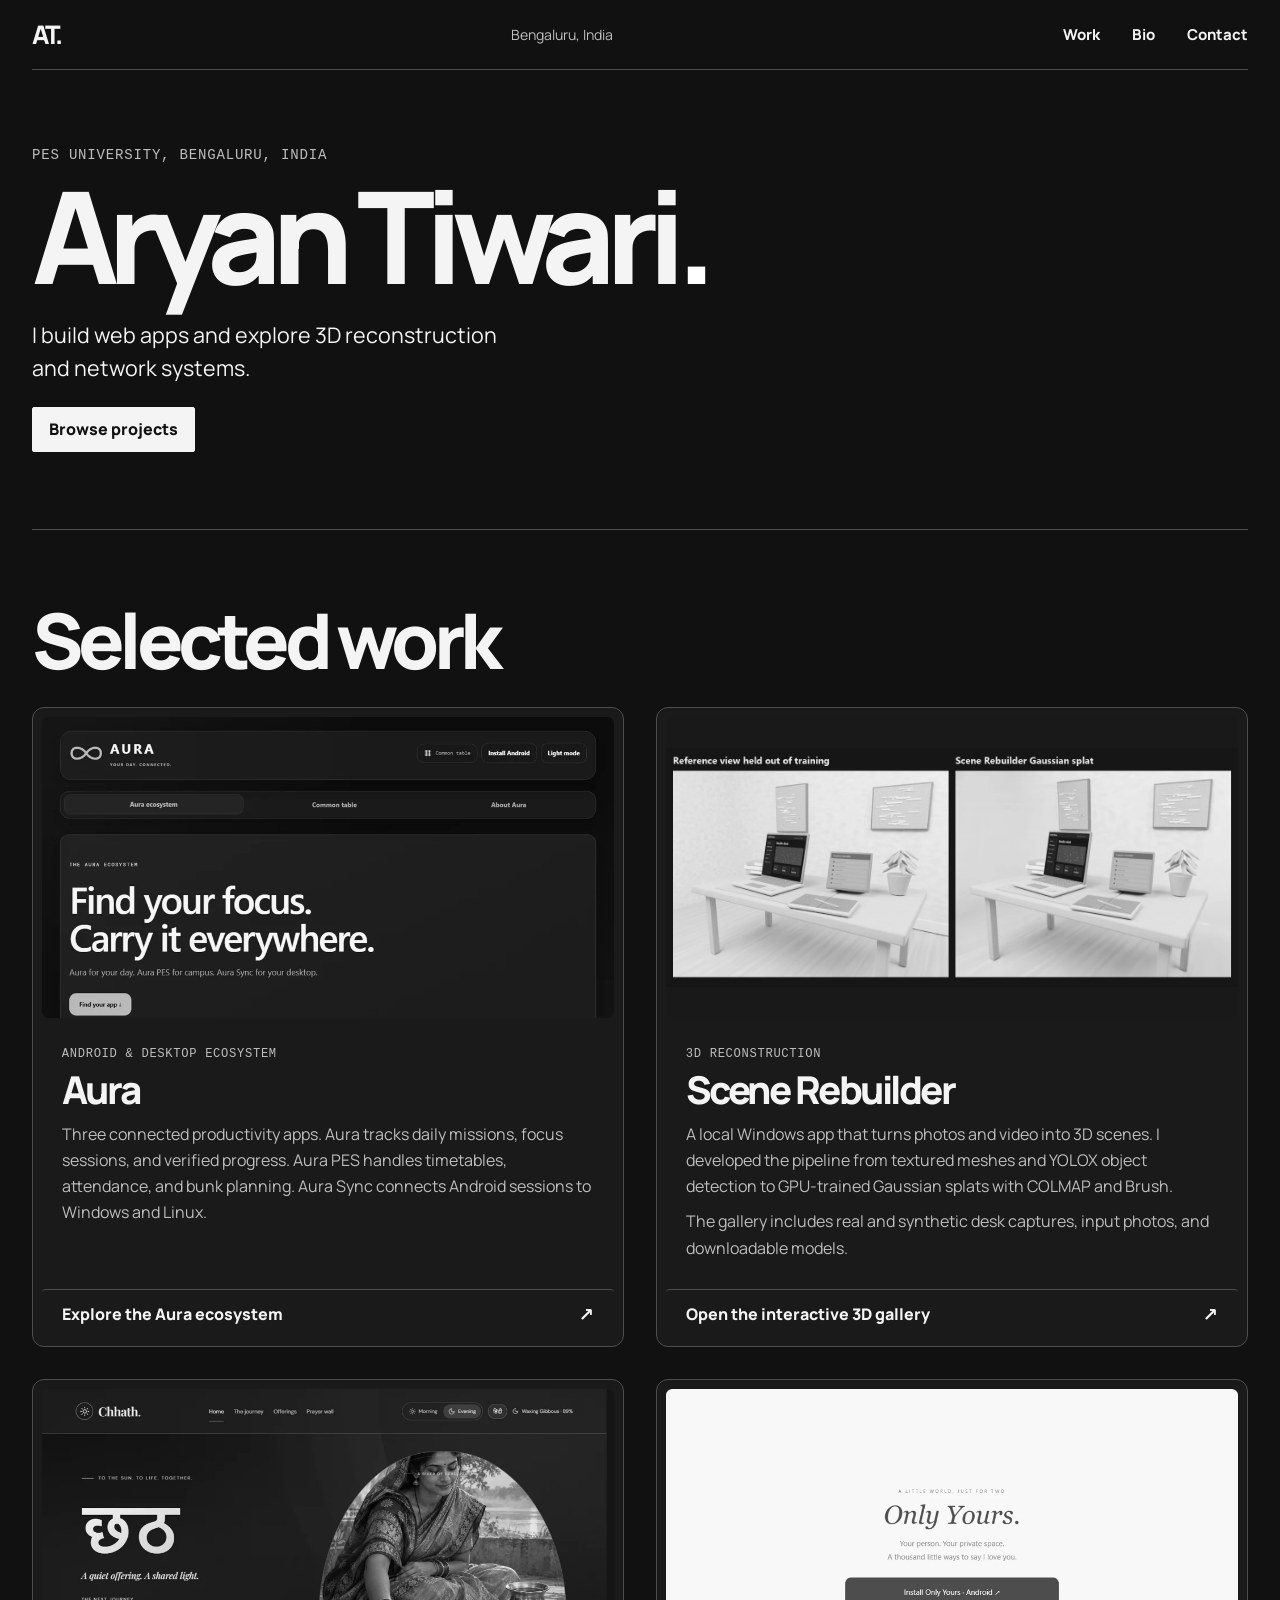
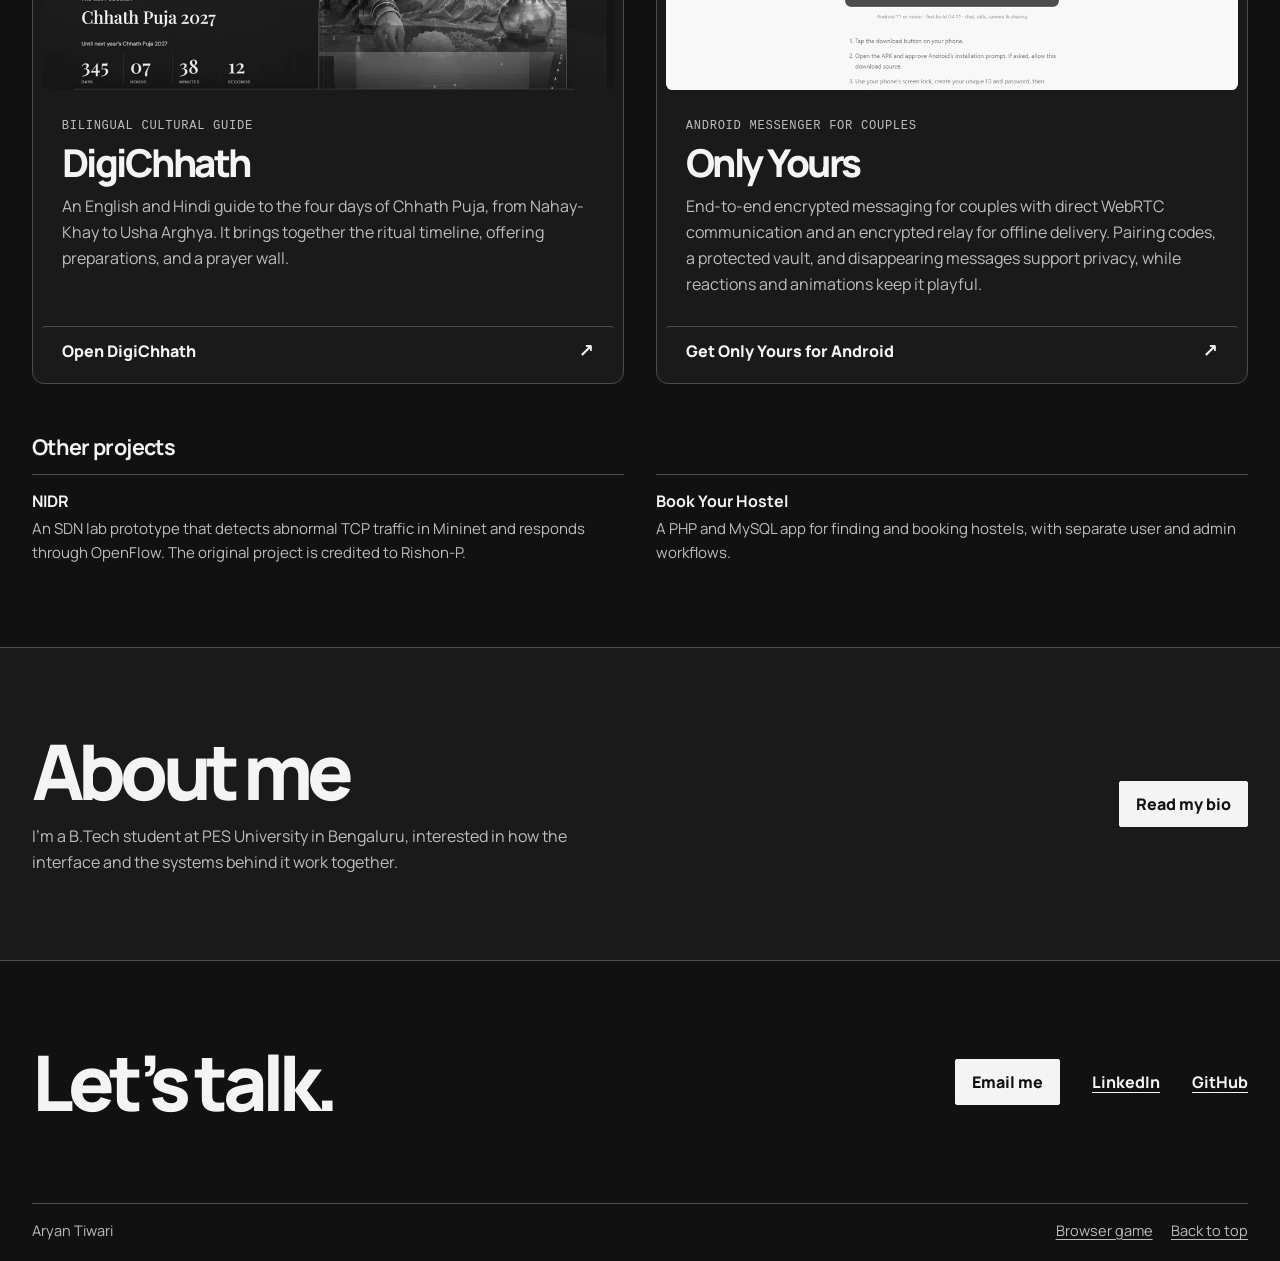
<file: index.html>
<!doctype html>
<html lang="en">
<head>
  <meta charset="utf-8">
  <meta name="viewport" content="width=device-width, initial-scale=1">
  <meta name="description" content="Aryan Tiwari’s portfolio of web apps, 3D reconstruction, and network systems.">
  <meta name="theme-color" content="#111111">
  <title>Aryan Tiwari · Developer Portfolio</title>
  <script src="theme.js"></script>
  <link rel="stylesheet" href="styles.css?v=homepage-intro">
</head>
<body id="top">
  <a class="skip" href="#main">Skip to content</a>
  <header class="shell topbar">
    <a class="identity" href="#top" aria-label="Aryan Tiwari, home">AT<span>.</span></a>
    <span class="location">Bengaluru, India</span>
    <nav aria-label="Main navigation"><a href="#work">Work</a><a href="bio.html">Bio</a><a href="#contact">Contact</a></nav>
  </header>
  <main id="main">
    <section class="shell hero" aria-labelledby="hero-title">
      <p class="meta">PES University, Bengaluru, India</p>
      <h1 id="hero-title">Aryan Tiwari<span>.</span></h1>
      <p class="intro">I build web apps and explore 3D reconstruction and network systems.</p>
      <a class="action" href="#work">Browse projects</a>
    </section>

    <section class="shell work" id="work" aria-labelledby="work-title">
      <div class="section-head"><h2 id="work-title">Selected work</h2></div>
      <div class="project-grid">
        <article class="project-card">
          <div class="project-media"><img src="assets/work-aura.webp" alt="Aura’s ecosystem website with Android, desktop, and campus apps" width="1008" height="630" loading="lazy" decoding="async"></div>
          <div class="project-content">
            <p class="meta project-category">Android &amp; desktop ecosystem</p>
            <h3 class="project-title">Aura</h3>
            <p>Three connected productivity apps. Aura tracks daily missions, focus sessions, and verified progress. Aura PES handles timetables, attendance, and bunk planning. Aura Sync connects Android sessions to Windows and Linux.</p>
          </div>
          <a class="project-link" href="https://aura-day-tracker.vercel.app/">Explore the Aura ecosystem <span aria-hidden="true">↗</span></a>
        </article>
        <article class="project-card">
          <div class="project-media project-media-comparison"><img src="assets/work-scene.webp" alt="A reference photo of a desk beside its Gaussian splat reconstruction" width="1328" height="556" loading="lazy" decoding="async"></div>
          <div class="project-content">
            <p class="meta project-category">3D reconstruction</p>
            <h3 class="project-title">Scene Rebuilder</h3>
            <p>A local Windows app that turns photos and video into 3D scenes. I developed the pipeline from textured meshes and YOLOX object detection to GPU-trained Gaussian splats with COLMAP and Brush.</p>
            <p>The gallery includes real and synthetic desk captures, input photos, and downloadable models.</p>
          </div>
          <a class="project-link" href="https://aryansdream.github.io/scene-rebuilder/">Open the interactive 3D gallery <span aria-hidden="true">↗</span></a>
        </article>
        <article class="project-card">
          <div class="project-media"><img src="assets/work-digichhath.webp" alt="DigiChhath homepage with an image of the festival and a countdown" width="1008" height="630" loading="lazy" decoding="async"></div>
          <div class="project-content">
            <p class="meta project-category">Bilingual cultural guide</p>
            <h3 class="project-title">DigiChhath</h3>
            <p>An English and Hindi guide to the four days of Chhath Puja, from Nahay-Khay to Usha Arghya. It brings together the ritual timeline, offering preparations, and a prayer wall.</p>
          </div>
          <a class="project-link" href="https://digichhath.vercel.app/">Open DigiChhath <span aria-hidden="true">↗</span></a>
        </article>
        <article class="project-card">
          <div class="project-media"><img src="assets/work-only-yours.webp" alt="Only Yours landing page with its Android install button" width="1008" height="630" loading="lazy" decoding="async"></div>
          <div class="project-content">
            <p class="meta project-category">Android messenger for couples</p>
            <h3 class="project-title">Only Yours</h3>
            <p>End-to-end encrypted messaging for couples with direct WebRTC communication and an encrypted relay for offline delivery. Pairing codes, a protected vault, and disappearing messages support privacy, while reactions and animations keep it playful.</p>
          </div>
          <a class="project-link" href="https://only-yours-app-private.vercel.app/install">Get Only Yours for Android <span aria-hidden="true">↗</span></a>
        </article>
      </div>
      <section class="more-work" aria-labelledby="more-work-title">
        <h3 id="more-work-title">Other projects</h3>
        <div class="more">
          <article><h4>NIDR</h4><p>An SDN lab prototype that detects abnormal TCP traffic in Mininet and responds through OpenFlow. The original project is credited to Rishon-P.</p></article>
          <article><h4>Book Your Hostel</h4><p>A PHP and MySQL app for finding and booking hostels, with separate user and admin workflows.</p></article>
        </div>
      </section>
    </section>

    <section class="about" id="about" aria-labelledby="about-title">
      <div class="shell about-teaser">
        <div><h2 id="about-title">About me</h2><p>I’m a B.Tech student at PES University in Bengaluru, interested in how the interface and the systems behind it work together.</p></div>
        <a class="action" href="bio.html">Read my bio</a>
      </div>
    </section>

    <section class="shell contact" id="contact" aria-labelledby="contact-title">
      <h2 id="contact-title">Let’s talk.</h2>
      <div class="contact-links"><a class="action" href="mailto:aryantiwari90605@gmail.com">Email me</a><a href="https://www.linkedin.com/in/aryan-tiwari-884906281/">LinkedIn</a><a href="https://github.com/aryansdream">GitHub</a></div>
    </section>
  </main>
  <footer class="shell footer"><span>Aryan Tiwari</span><div><a href="game.html">Browser game</a><a href="#top">Back to top</a></div></footer>
</body>
</html>
</file>
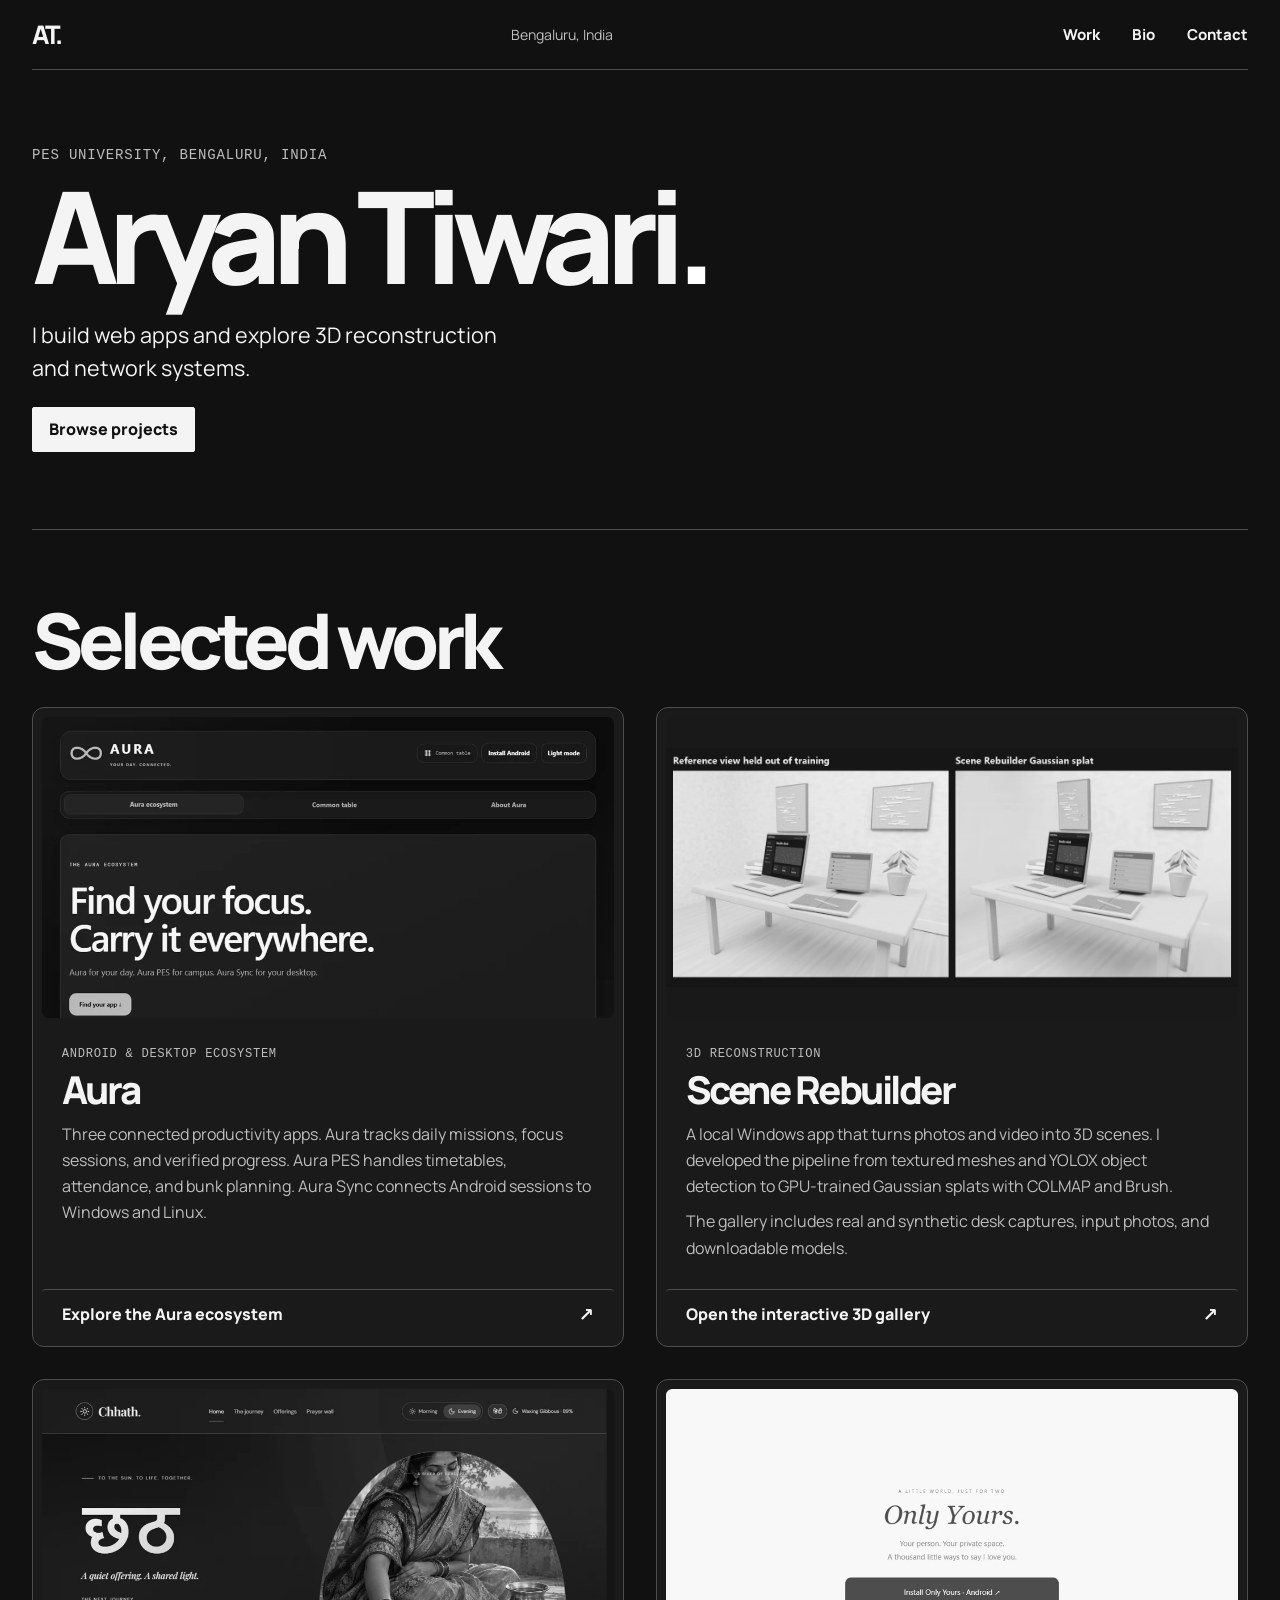
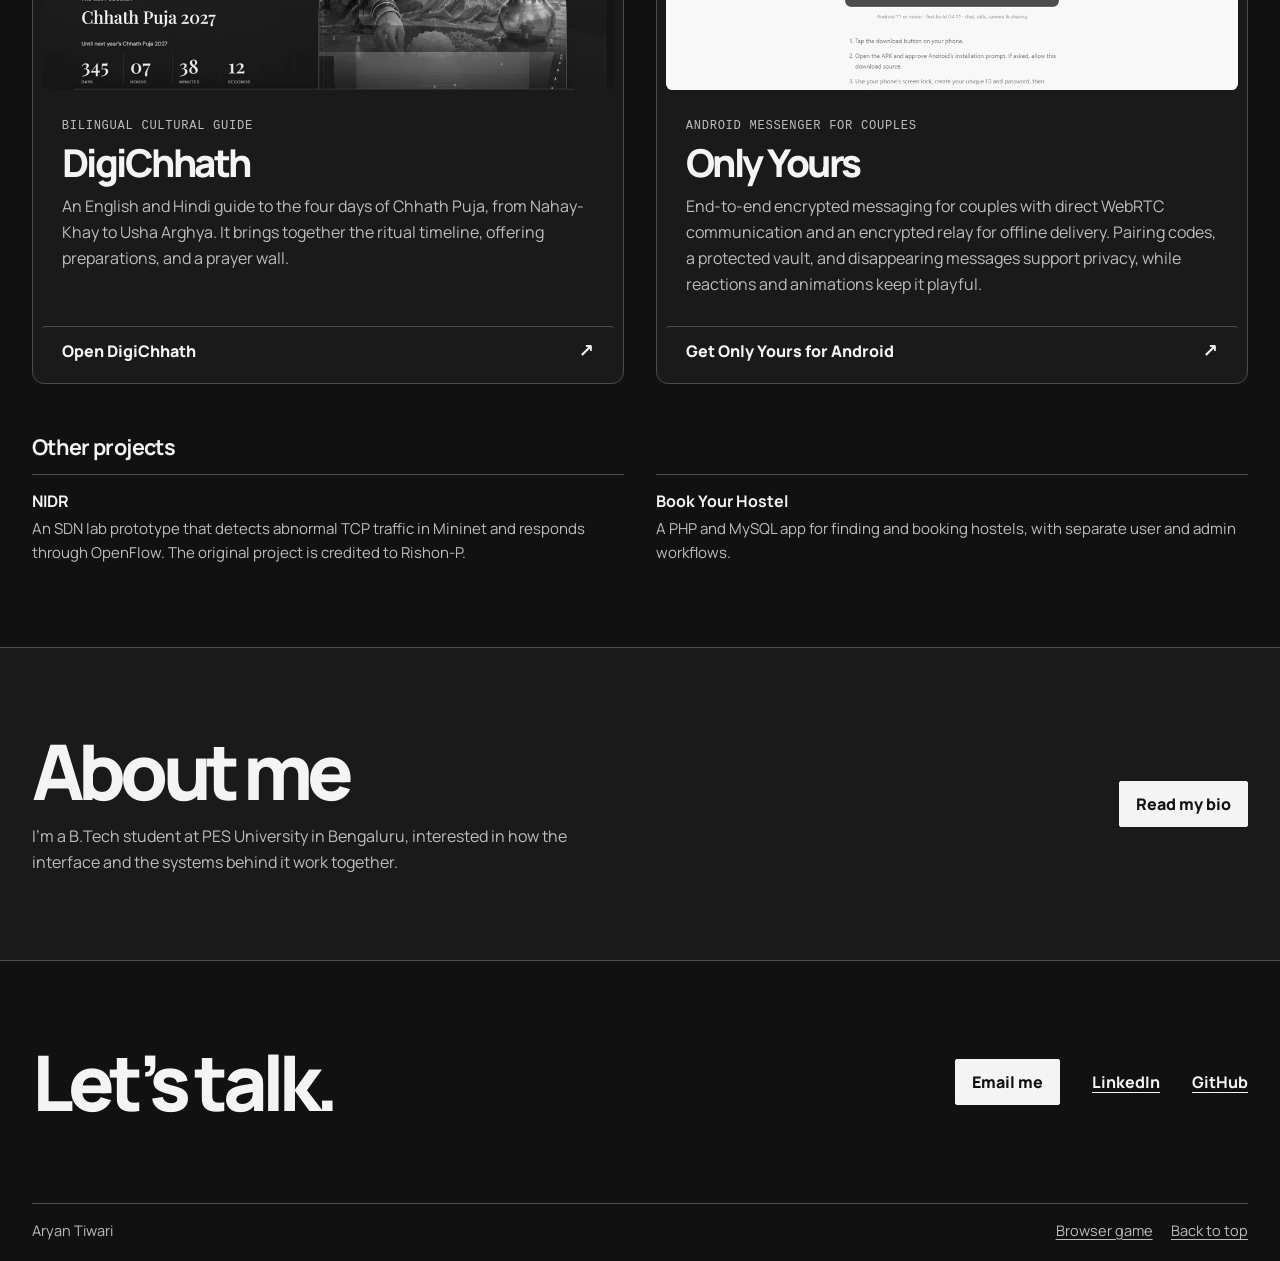
<file: welcome-site/index.html>
<!doctype html>
<html lang="en">
<head>
  <meta charset="utf-8">
  <title>Portfolio moved · Aryan Tiwari</title>
  <link rel="canonical" href="https://aryansdream.github.io/">
  <script>location.replace('/' + location.search + location.hash);</script>
  <meta http-equiv="refresh" content="0; url=/">
</head>
<body>
  <p>Aryan Tiwari’s portfolio has moved. <a href="/">Continue to the new address</a>.</p>
</body>
</html>
</file>
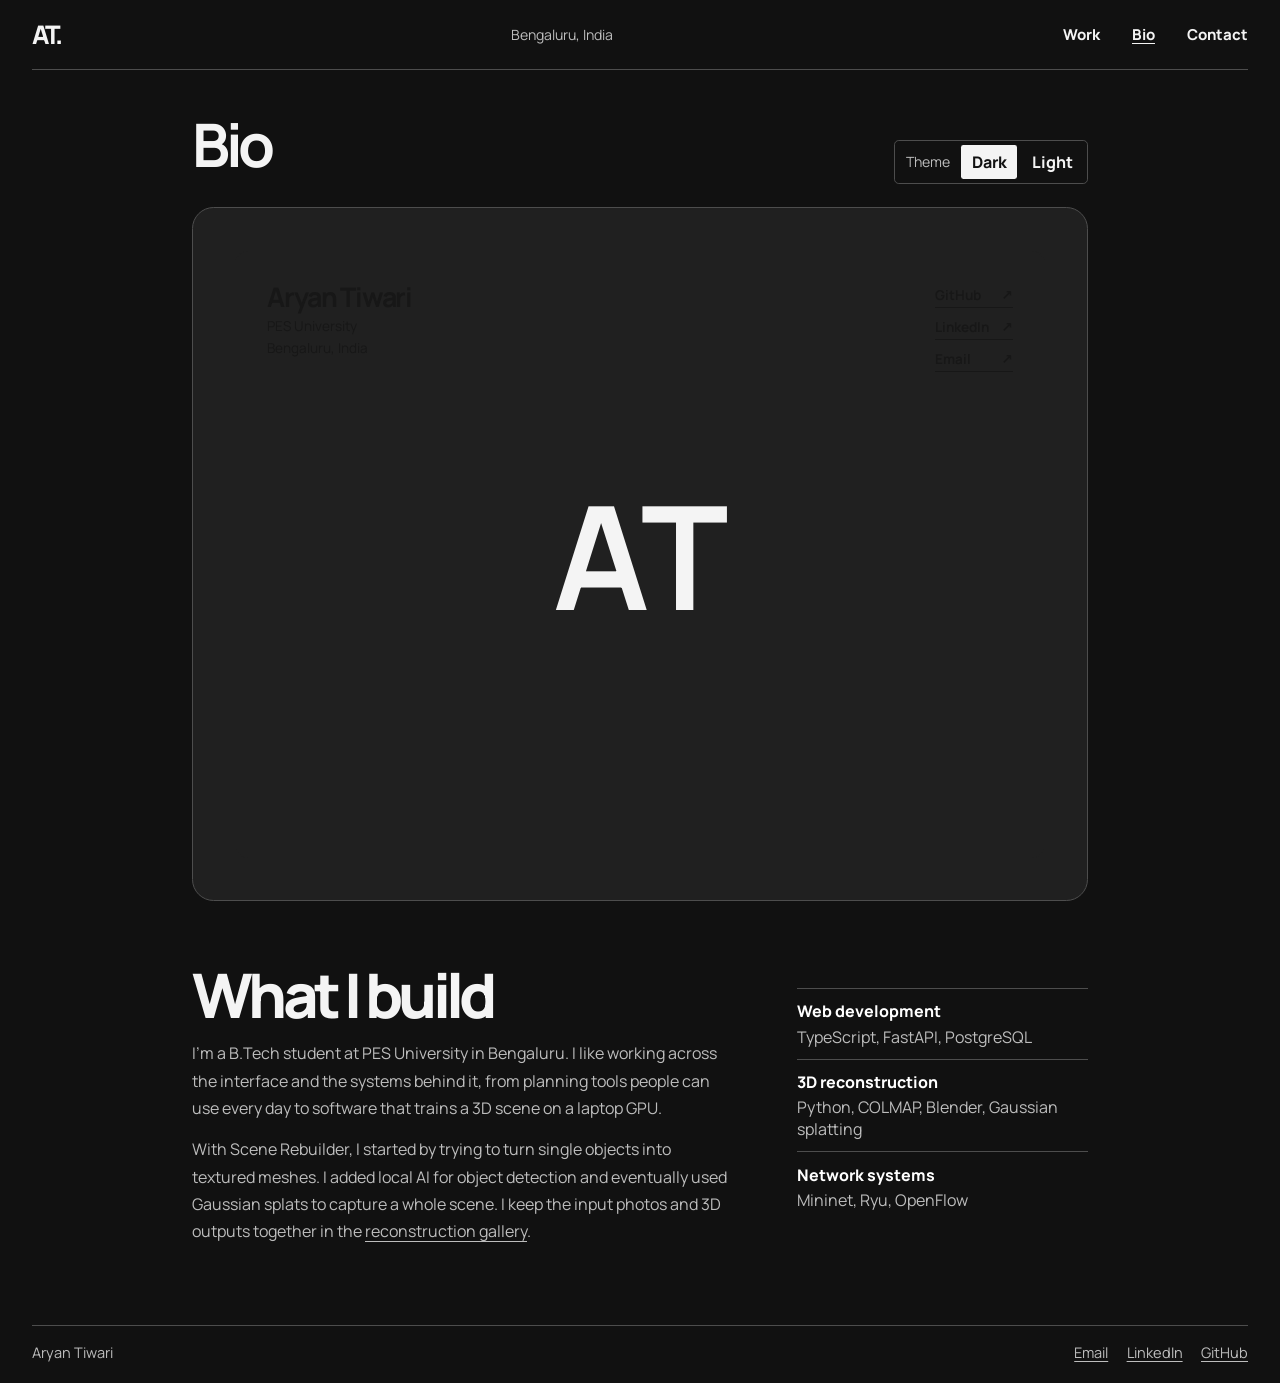
<file: bio.html>
<!doctype html>
<html lang="en">
<head>
  <meta charset="utf-8">
  <meta name="viewport" content="width=device-width, initial-scale=1">
  <meta name="description" content="About Aryan Tiwari, a B.Tech student at PES University in Bengaluru, India.">
  <meta name="theme-color" content="#111111">
  <title>Bio · Aryan Tiwari</title>
  <script src="theme.js"></script>
  <link rel="stylesheet" href="styles.css?v=framed-bio">
</head>
<body id="top">
  <a class="skip" href="#main">Skip to content</a>
  <header class="shell topbar">
    <a class="identity" href="index.html" aria-label="Aryan Tiwari, home">AT<span>.</span></a>
    <span class="location">Bengaluru, India</span>
    <nav aria-label="Main navigation"><a href="index.html#work">Work</a><a href="bio.html" aria-current="page">Bio</a><a href="index.html#contact">Contact</a></nav>
  </header>
  <main id="main" class="shell bio">
    <div class="bio-top">
      <h1>Bio</h1>
      <div class="theme-picker" role="group" aria-label="Portfolio theme">
        <span>Theme</span><button type="button" data-theme-option="dark" aria-pressed="true">Dark</button><button type="button" data-theme-option="light" aria-pressed="false">Light</button>
      </div>
    </div>
    <figure class="bio-cover" aria-labelledby="cover-name">
      <div class="bio-portrait"><div aria-hidden="true" style="display:grid;place-items:center;aspect-ratio:4/3;background:#202020;color:#f4f4f4;font-size:clamp(3rem,15vw,9rem);font-weight:700">AT</div></div>
      <figcaption>
        <div class="bio-credit">
          <strong id="cover-name">Aryan Tiwari</strong>
          <span>PES University</span>
          <span>Bengaluru, India</span>
        </div>
        <ul class="bio-profile-links" aria-label="Contact Aryan">
          <li><a href="https://github.com/aryansdream">GitHub <span aria-hidden="true">↗</span></a></li>
          <li><a href="https://www.linkedin.com/in/aryan-tiwari-884906281/">LinkedIn <span aria-hidden="true">↗</span></a></li>
          <li><a href="mailto:aryantiwari90605@gmail.com">Email <span aria-hidden="true">↗</span></a></li>
        </ul>
      </figcaption>
    </figure>
    <section class="bio-copy" aria-labelledby="bio-intro">
      <div>
        <h2 id="bio-intro">What I build</h2>
        <p>I’m a B.Tech student at PES University in Bengaluru. I like working across the interface and the systems behind it, from planning tools people can use every day to software that trains a 3D scene on a laptop GPU.</p>
        <p>With Scene Rebuilder, I started by trying to turn single objects into textured meshes. I added local AI for object detection and eventually used Gaussian splats to capture a whole scene. I keep the input photos and 3D outputs together in the <a href="https://aryansdream.github.io/scene-rebuilder/">reconstruction gallery</a>.</p>
      </div>
      <dl class="bio-tools">
        <div><dt>Web development</dt><dd>TypeScript, FastAPI, PostgreSQL</dd></div>
        <div><dt>3D reconstruction</dt><dd>Python, COLMAP, Blender, Gaussian splatting</dd></div>
        <div><dt>Network systems</dt><dd>Mininet, Ryu, OpenFlow</dd></div>
      </dl>
    </section>
  </main>
  <footer class="shell footer"><span>Aryan Tiwari</span><div><a href="mailto:aryantiwari90605@gmail.com">Email</a><a href="https://www.linkedin.com/in/aryan-tiwari-884906281/">LinkedIn</a><a href="https://github.com/aryansdream">GitHub</a></div></footer>
</body>
</html>
</file>
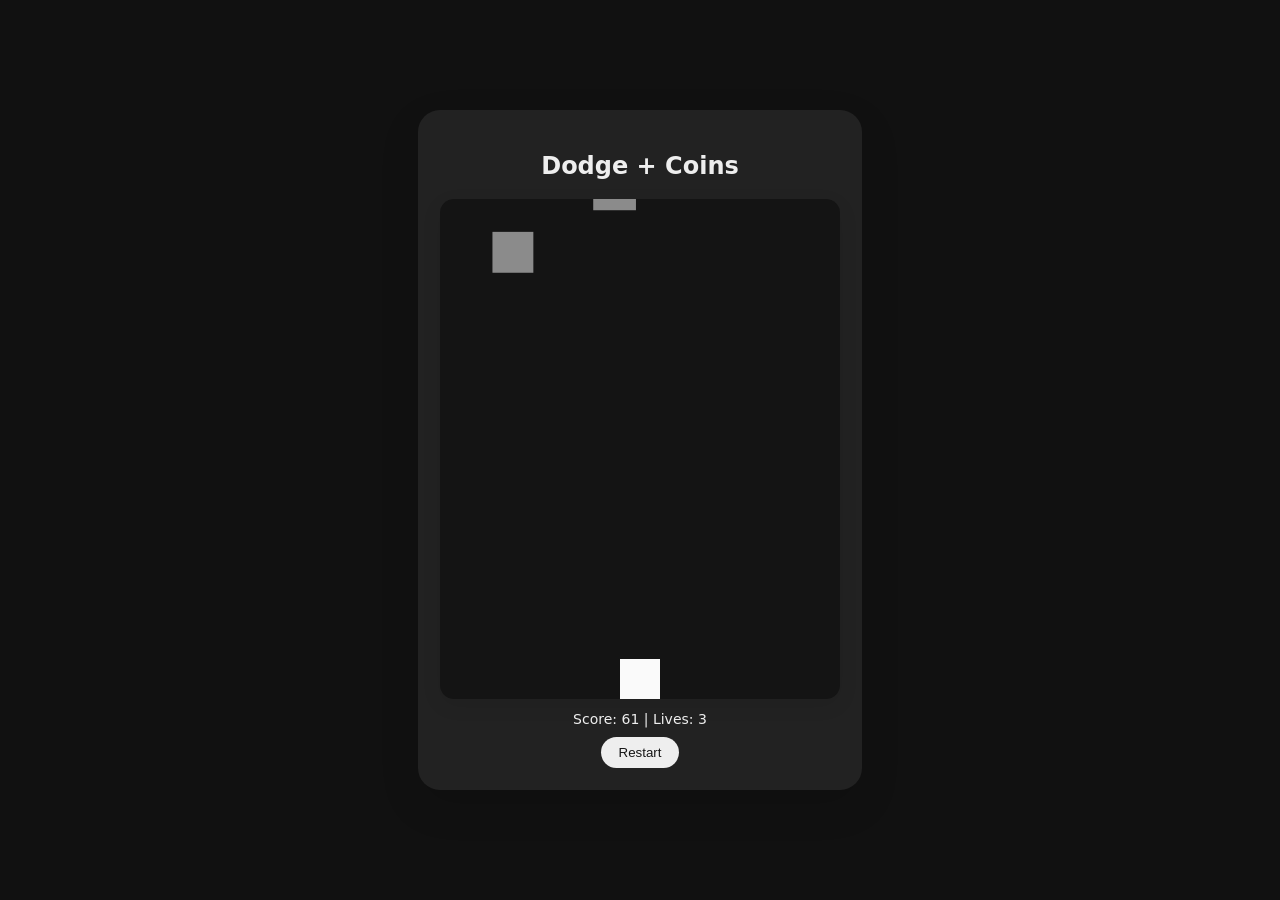
<file: game.html>
<!DOCTYPE html>
<html lang="en">
<head>
<meta charset="UTF-8" />
<meta name="viewport" content="width=device-width, initial-scale=1.0, user-scalable=no"/>

<title>Dodge + Coins</title>
<script src="theme.js"></script>

<style>

/* ================= CLEAN MODERN UI ================= */

:root {
  color-scheme: dark;
  --ground: #111;
  --panel: #222;
  --field: #141414;
  --text: #eee;
  --button: #eee;
  --button-text: #151515;
}
[data-theme="light"] {
  color-scheme: light;
  --ground: #e8e8e8;
  --panel: #fff;
  --field: #191919;
  --text: #161616;
  --button: #161616;
  --button-text: #fff;
}

body{
  margin:0;
  background:var(--ground);
  color:var(--text);
  display:flex;
  justify-content:center;
  align-items:center;
  height:100vh;
  font-family:system-ui,-apple-system,sans-serif;
  overflow:hidden;
}

.game-box{
  background:var(--panel);
  padding:22px;
  border-radius:22px;
  box-shadow:0 15px 40px rgba(0,0,0,.12);
  text-align:center;
  max-width:95vw;
}

canvas{
  background:var(--field);
  border-radius:14px;
  box-shadow:0 6px 20px rgba(0,0,0,.08);
  width:90vw;
  max-width:400px;
  height:70vh;
  max-height:500px;
}

.info{
  margin-top:8px;
  font-size:14px;
  color:var(--text);
}

.btn{
  margin-top:10px;
  padding:8px 18px;
  background:var(--button);
  color:var(--button-text);
  border:none;
  border-radius:18px;
  cursor:pointer;
}

/* mobile buttons */

.controls{
  margin-top:14px;
  display:flex;
  justify-content:center;
  gap:25px;
}

.ctrl-btn{
  width:65px;
  height:65px;
  font-size:26px;
  background:var(--button);
  color:var(--button-text);
  border:none;
  border-radius:18px;
  box-shadow:0 6px 16px rgba(0,0,0,.3);
}

.ctrl-btn:active{
  transform:scale(.95);
}

@media(min-width:900px){
  .controls{ display:none; }
}

</style>
</head>

<body>

<div class="game-box">

  <h2>Dodge + Coins</h2>

  <canvas id="game" width="400" height="500"></canvas>

  <div class="info">
    Score: <span id="score">0</span> |
    Lives: <span id="lives">3</span>
  </div>

  <button class="btn" onclick="restart()">Restart</button>

  <div class="controls">
    <button class="ctrl-btn" id="leftBtn">←</button>
    <button class="ctrl-btn" id="rightBtn">→</button>
  </div>

</div>

<script>

/* =================================================
   🔊 SIMPLE BUILT-IN SOUNDS (no files needed)
================================================= */

const audioCtx = new (window.AudioContext||window.webkitAudioContext)();

function beep(f,d){
  const o=audioCtx.createOscillator();
  const g=audioCtx.createGain();
  o.frequency.value=f;
  o.type="square";
  o.connect(g); g.connect(audioCtx.destination);
  o.start();
  g.gain.setValueAtTime(.2,audioCtx.currentTime);
  g.gain.exponentialRampToValueAtTime(.001,audioCtx.currentTime+d);
  o.stop(audioCtx.currentTime+d);
}

const sMove=()=>beep(600,.03);
const sCoin=()=>beep(900,.06);
const sHit=()=>beep(120,.4);
const sStart=()=>beep(500,.1);


/* =================================================
   🎮 GAME LOGIC
================================================= */

const canvas=document.getElementById("game");
const ctx=canvas.getContext("2d");

let player, blocks, coins, score, speed, lives, running;

let velocityX = 0;     // ⭐ fixed movement (NO DRIFT)
const moveSpeed = 5;

function init(){
  player={x:180,y:460,w:40,h:40};
  blocks=[];
  coins=[];
  score=0;
  speed=2.2;
  lives=3;
  running=true;
  velocityX=0;
  sStart();
}

function rect(o,c){
  ctx.fillStyle=c;
  ctx.fillRect(o.x,o.y,o.w,o.h);
}

function hit(a,b){
  return a.x<b.x+b.w &&
         a.x+a.w>b.x &&
         a.y<b.y+b.h &&
         a.y+a.h>b.y;
}


/* ================= SPAWN SETTINGS ================= */

const blockRate=0.02;
const coinRate=0.012;
const maxBlocks=7;

function spawnBlock(){
  if(blocks.length>=maxBlocks) return;

  const s=25+Math.random()*25;

  blocks.push({
    x:Math.random()*(canvas.width-s),
    y:-s,
    w:s,
    h:s
  });
}

function spawnCoin(){
  coins.push({
    x:Math.random()*(canvas.width-14),
    y:-14,
    w:14,
    h:14
  });
}


/* ================= UPDATE LOOP ================= */

function update(){
  if(!running) return;

  ctx.clearRect(0,0,canvas.width,canvas.height);

  /* ⭐ smooth physics movement */
  player.x += velocityX;

  player.x = Math.max(0, Math.min(canvas.width-player.w, player.x));

  rect(player,"#fafafa");


  /* blocks */
  blocks.forEach(b=>{
    b.y+=speed;
    rect(b,"#8b8b8b");

    if(hit(player,b)){
      lives--;
      sHit();
      b.y=9999;

      if(lives<=0){
        running=false;
        setTimeout(()=>alert("Game Over! Score: "+score),100);
      }
    }
  });


  /* coins */
  coins.forEach(c=>{
    c.y+=speed;

    ctx.fillStyle="#e6e6e6";
    ctx.beginPath();
    ctx.arc(c.x+7,c.y+7,7,0,6.28);
    ctx.fill();

    if(hit(player,c)){
      score+=10;
      sCoin();
      c.y=9999;
    }
  });


  blocks=blocks.filter(b=>b.y<canvas.height+50);
  coins=coins.filter(c=>c.y<canvas.height+50);

  score++;
  speed+=0.0008;

  document.getElementById("score").innerText=score;
  document.getElementById("lives").innerText=lives;

  if(Math.random()<blockRate) spawnBlock();
  if(Math.random()<coinRate) spawnCoin();

  requestAnimationFrame(update);
}


/* =================================================
   🎮 CONTROLS (FIXED NO DRIFT)
================================================= */

/* keyboard */
document.addEventListener("keydown",e=>{
  if(e.key==="ArrowLeft"){ velocityX=-moveSpeed; sMove(); }
  if(e.key==="ArrowRight"){ velocityX=moveSpeed; sMove(); }
});

document.addEventListener("keyup",e=>{
  if(e.key==="ArrowLeft"||e.key==="ArrowRight"){
    velocityX=0;
  }
});

/* mobile hold */
leftBtn.ontouchstart=()=>{ velocityX=-moveSpeed; sMove(); }
rightBtn.ontouchstart=()=>{ velocityX=moveSpeed; sMove(); }

leftBtn.ontouchend=()=> velocityX=0;
rightBtn.ontouchend=()=> velocityX=0;


/* ================================================= */

function restart(){
  init();
  update();
}

init();
update();

</script>

</body>
</html>
</file>
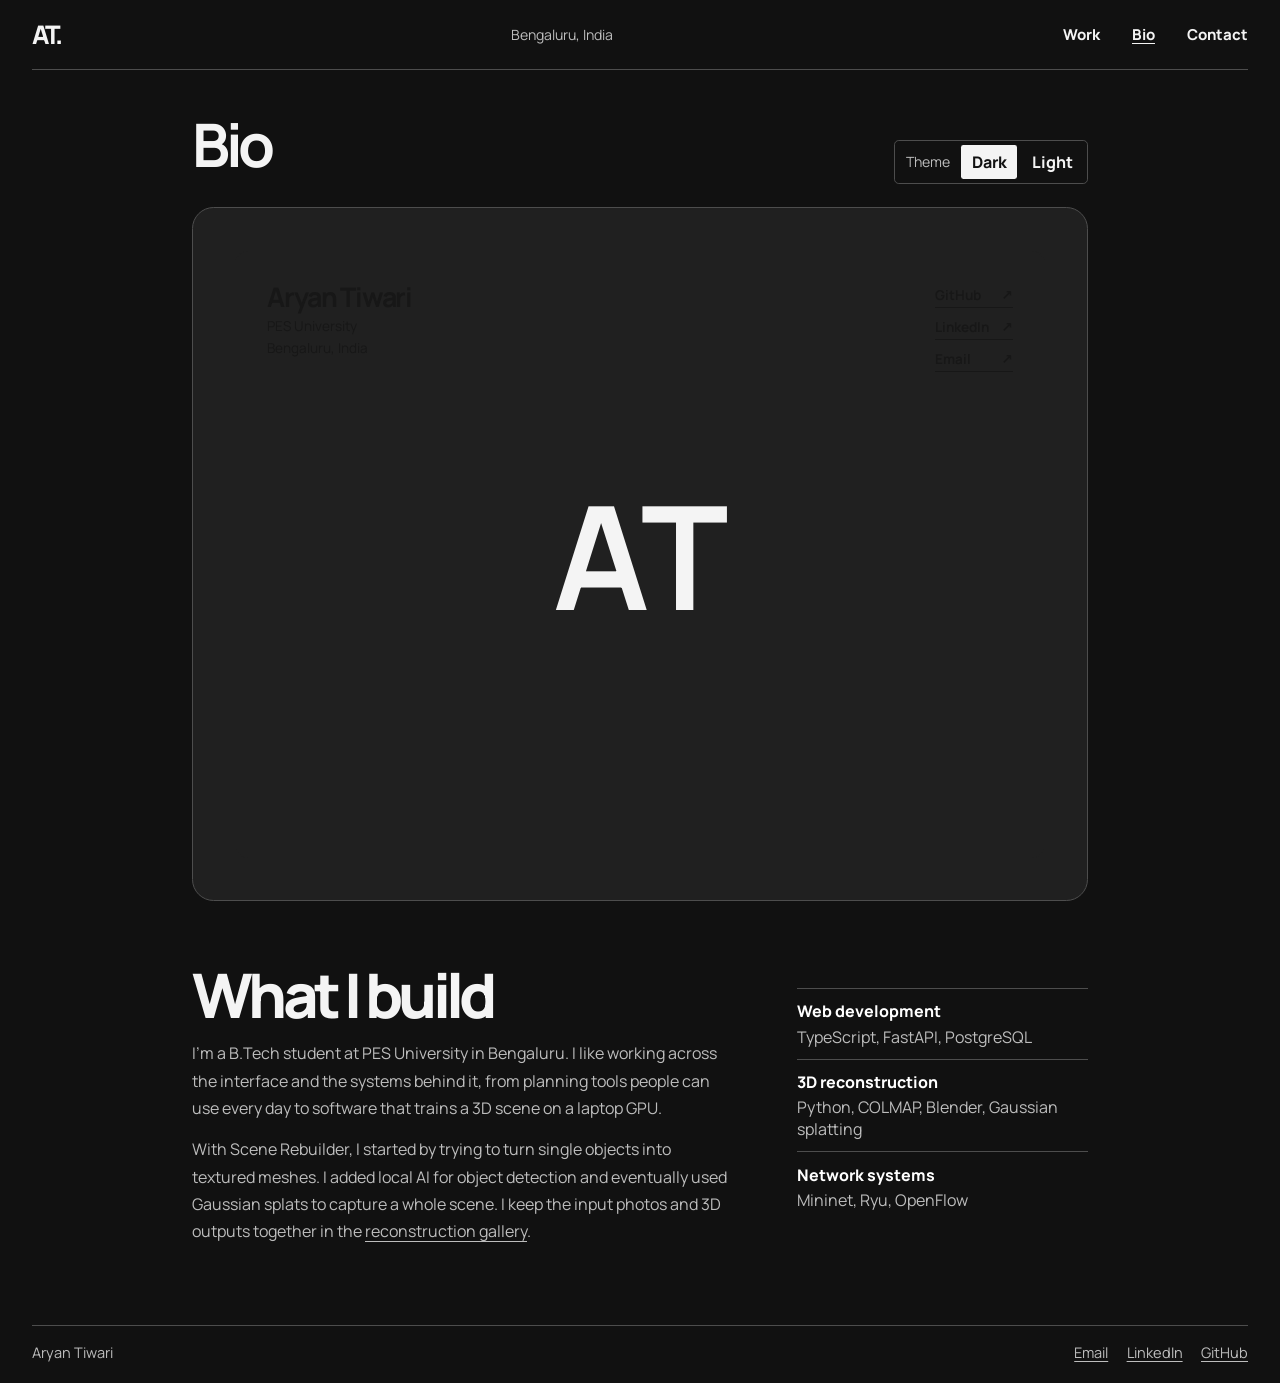
<file: welcome-site/bio.html>
<!doctype html>
<html lang="en">
<head>
  <meta charset="utf-8">
  <title>Portfolio moved · Aryan Tiwari</title>
  <link rel="canonical" href="https://aryansdream.github.io/bio.html">
  <script>location.replace('/bio.html' + location.search + location.hash);</script>
  <meta http-equiv="refresh" content="0; url=/bio.html">
</head>
<body>
  <p>Aryan Tiwari’s Bio page has moved. <a href="/bio.html">Continue to the new address</a>.</p>
</body>
</html>
</file>
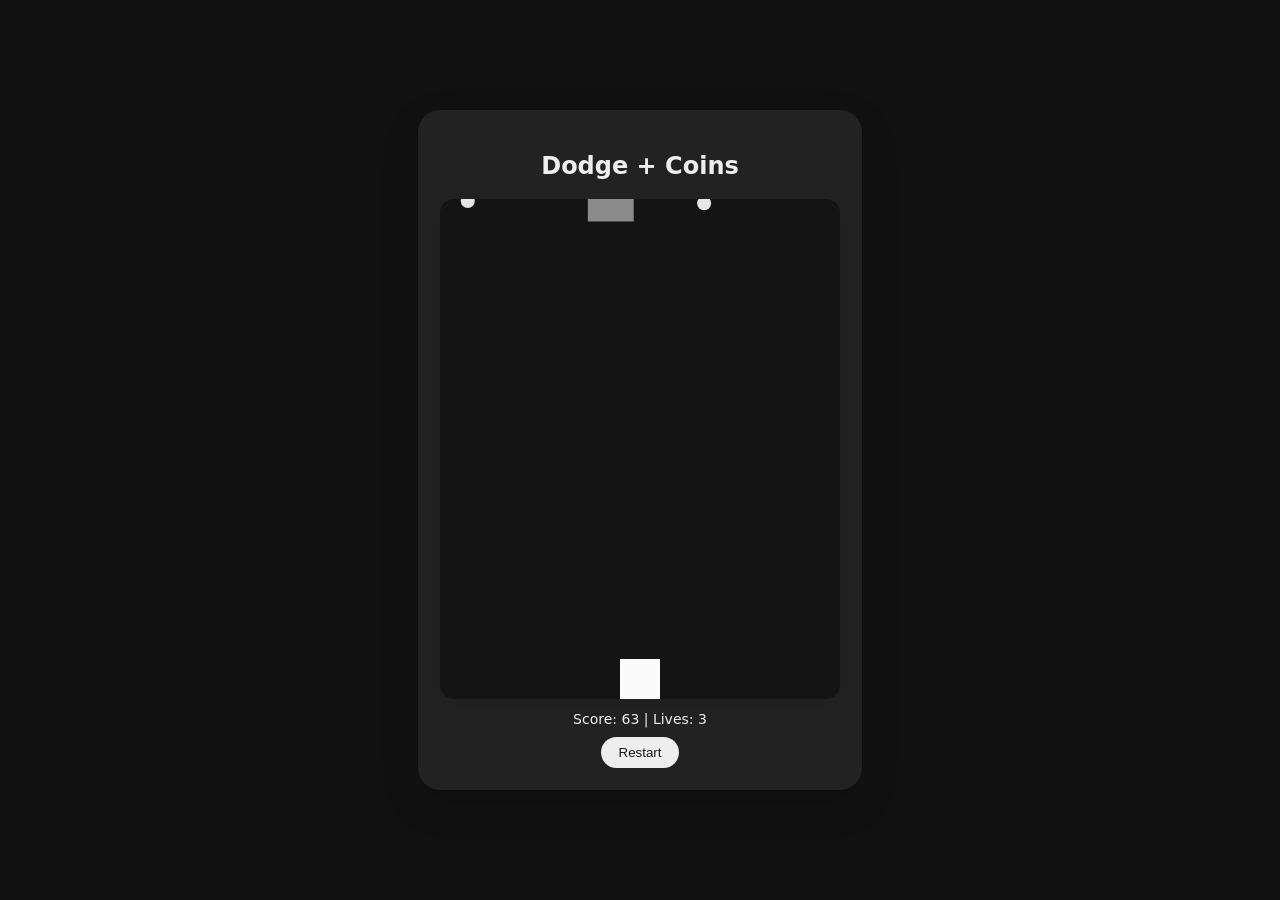
<file: welcome-site/game.html>
<!doctype html>
<html lang="en">
<head>
  <meta charset="utf-8">
  <title>Portfolio moved · Aryan Tiwari</title>
  <link rel="canonical" href="https://aryansdream.github.io/game.html">
  <script>location.replace('/game.html' + location.search + location.hash);</script>
  <meta http-equiv="refresh" content="0; url=/game.html">
</head>
<body>
  <p>Aryan Tiwari’s game has moved. <a href="/game.html">Continue to the new address</a>.</p>
</body>
</html>
</file>
<file: styles.css>
@font-face {
  font-family: Manrope;
  src: url('assets/manrope.woff2') format('woff2');
  font-weight: 200 800;
  font-display: swap;
}

:root {
  color-scheme: dark;
  --paper: #111111;
  --ink: #f4f4f4;
  --muted: #bdbdbd;
  --line: #4d4d4d;
  --accent: #f1f1f1;
  --section: #1a1a1a;
  --highlight: #ffffff;
  --mono: ui-monospace, 'Cascadia Code', Consolas, monospace;
  font-family: Manrope, system-ui, sans-serif;
  color: var(--ink);
  background: var(--paper);
}
[data-theme="light"] {
  color-scheme: light;
  --paper: #f5f5f5;
  --ink: #141414;
  --muted: #484848;
  --line: #ababab;
  --section: #e8e8e8;
  --highlight: #141414;
}
* { box-sizing: border-box; }
html { scroll-behavior: smooth; }
body, h1, h2, p, figure, dl, dd { margin: 0; }
a { color: inherit; text-underline-offset: .22em; }
a:hover { text-decoration-thickness: 2px; }
button { font: inherit; }
[hidden] { display: none !important; }
[id] { scroll-margin-top: 1.25rem; }
:focus-visible { outline: 2px solid currentColor; outline-offset: 4px; }
.shell { width: min(78rem, calc(100% - 4rem)); margin-inline: auto; }
.skip { position: fixed; top: .6rem; left: .6rem; transform: translateY(-180%); z-index: 5; padding: .7rem; background: var(--accent); color: #151515; }
.skip:focus { transform: none; }
.meta { font-family: var(--mono); font-size: .88rem; letter-spacing: .055em; text-transform: uppercase; }

.topbar { min-height: 4.4rem; display: flex; align-items: center; justify-content: space-between; gap: 1rem; border-bottom: 1px solid var(--line); }
.identity { font-size: 1.6rem; font-weight: 800; letter-spacing: -.09em; text-decoration: none; }
.identity span { color: var(--highlight); }
.location { color: var(--muted); font-size: .88rem; }
nav, .contact-links { display: flex; align-items: center; flex-wrap: wrap; gap: clamp(.78rem, 3vw, 2rem); }
nav a { font-size: .94rem; font-weight: 750; text-decoration: none; }
nav a:hover, nav a[aria-current="page"] { text-decoration: underline; }

.hero { padding-block: clamp(2.8rem, 6vw, 5rem); }
.hero .meta { color: var(--muted); }
.hero h1 { font-size: clamp(3.75rem, 10vw, 8.5rem); font-weight: 800; letter-spacing: -.083em; line-height: .92; margin: .85rem 0 1.45rem; }
.hero h1 span { color: var(--highlight); }
.intro { max-width: 30rem; font-size: clamp(1.05rem, 2vw, 1.34rem); line-height: 1.55; margin-bottom: 1.4rem; }
.action { display: inline-block; border: 1px solid var(--ink); border-radius: 2px; background: var(--ink); color: var(--paper); padding: .68rem 1rem; font-weight: 800; text-decoration: none; }
.action:hover { background: var(--paper); color: var(--ink); }
.action:focus-visible { outline-color: var(--highlight); }

.work { padding-block: clamp(2rem, 6vw, 4.5rem) clamp(2.5rem, 7vw, 5.2rem); border-top: 1px solid var(--line); }
.section-head { display: flex; align-items: baseline; justify-content: space-between; flex-wrap: wrap; gap: .8rem; margin-bottom: 1.8rem; }
h2 { font-size: clamp(2.6rem, 6vw, 5.35rem); line-height: .99; letter-spacing: -.075em; font-weight: 800; }
.project-grid { display: grid; grid-template-columns: repeat(2, minmax(0, 1fr)); gap: clamp(1rem, 2.5vw, 2rem); }
.project-card { --card-inset: clamp(1rem, 2.5vw, 1.8rem); display: flex; flex-direction: column; border: 1px solid var(--line); border-radius: .75rem; background: var(--section); }
.project-media { margin: .55rem .55rem 0; overflow: hidden; aspect-ratio: 1.9; border-radius: .4rem; background: #202020; }
.project-media img { display: block; width: 100%; height: 100%; object-fit: cover; object-position: center top; filter: grayscale(1); }
.project-media-comparison { background: #191919; }
.project-media-comparison img { object-fit: contain; object-position: center; }
.project-content { display: grid; gap: .6rem; padding: var(--card-inset); }
.project-title { margin: 0; font-size: clamp(1.9rem, 3vw, 3rem); font-weight: 800; letter-spacing: -.065em; line-height: 1.06; }
.project-category { color: var(--muted); font-size: .76rem; }
.project-content p:not(.meta), .about p { color: var(--muted); line-height: 1.63; }
.project-link { display: flex; align-items: center; justify-content: space-between; gap: 1rem; margin: auto .55rem .55rem; padding: .7rem calc(var(--card-inset) - .55rem); min-height: 3rem; border-top: 1px solid var(--line); border-radius: .24rem; font-weight: 800; text-decoration: none; }
.project-link:hover, .project-link:focus-visible { color: var(--paper); background: var(--ink); border-color: var(--ink); }
.project-link span { font-size: 1.15rem; line-height: 1; }
.more-work { margin-top: clamp(1.8rem, 4vw, 3rem); }
.more-work h3 { margin: 0 0 .8rem; font-size: 1.35rem; letter-spacing: -.03em; }
.more { display: grid; grid-template-columns: repeat(2, minmax(0, 1fr)); gap: .8rem clamp(1rem, 2.5vw, 2rem); }
.more article { padding: .95rem 0 0; border-top: 1px solid var(--line); }
.more h4 { margin: 0; }
.more p { margin-top: .35rem; color: var(--muted); font-size: .94rem; line-height: 1.55; }

.about { background: var(--section); color: var(--ink); border-block: 1px solid var(--line); }
.about-teaser { display: flex; align-items: center; justify-content: space-between; flex-wrap: wrap; gap: 1.5rem; padding-block: clamp(2.6rem, 7vw, 5.3rem); }
.about p { color: var(--muted); margin-top: .85rem; max-width: 37rem; }
.contact { display: flex; justify-content: space-between; align-items: center; flex-wrap: wrap; gap: 1.25rem; padding-block: clamp(2.7rem, 7vw, 5.2rem); }
.contact-links { font-weight: 750; }
.footer { display: flex; gap: .5rem 1rem; justify-content: space-between; flex-wrap: wrap; padding: 1rem 0 1.3rem; border-top: 1px solid var(--line); color: var(--muted); font-size: .91rem; }
.footer div { display: flex; flex-wrap: wrap; gap: .65rem 1.15rem; }

.bio { max-width: 56rem; padding-block: clamp(1.75rem, 4vw, 2.75rem) clamp(2.8rem, 7vw, 5rem); }
.bio-top { display: flex; align-items: baseline; justify-content: space-between; flex-wrap: wrap; gap: .8rem 1.3rem; margin-bottom: 1.45rem; }
.bio-top h1 { font-size: clamp(2.6rem, 6vw, 3.75rem); line-height: 1; letter-spacing: -.075em; }
.theme-picker { display: flex; align-items: center; gap: .25rem; padding: .25rem; border: 1px solid var(--line); border-radius: .3rem; }
.theme-picker span { padding-inline: .45rem; font-size: .88rem; color: var(--muted); }
.theme-picker button { padding: .4rem .65rem; border: 0; border-radius: .15rem; background: none; color: var(--ink); font-weight: 750; cursor: pointer; }
.theme-picker button[aria-pressed="true"] { background: var(--ink); color: var(--paper); }
.theme-picker button:focus-visible { outline-offset: 0; }
.bio-cover { display: grid; padding: clamp(.65rem, 3.8vw, 2.65rem); border: 1px solid var(--line); border-radius: 1.35rem; background: #202020; }
.bio-cover figcaption { grid-area: 1 / 1; z-index: 1; align-self: start; display: flex; justify-content: space-between; align-items: flex-start; gap: 1rem; padding: clamp(1rem, 3vw, 2rem); color: #171717; pointer-events: none; }
.bio-credit { display: grid; gap: .25rem; font-size: .85rem; }
.bio-credit strong { margin-bottom: .15rem; font-size: clamp(1.1rem, 2.1vw, 1.7rem); line-height: 1.05; letter-spacing: -.045em; }
.bio-profile-links { display: grid; gap: .4rem; margin: 0; padding: 0; list-style: none; }
.bio-profile-links a { display: flex; justify-content: space-between; gap: .75rem; padding-block: .2rem; border-bottom: 1px solid currentColor; color: inherit; font-size: .85rem; font-weight: 650; text-decoration: none; pointer-events: auto; }
.bio-profile-links a:hover { text-decoration: underline; }
.bio-profile-links a:focus-visible { outline-color: currentColor; }
.bio-portrait { grid-area: 1 / 1; overflow: hidden; border-radius: .85rem; background: #d8d8d8; }
.bio-portrait img { display: block; width: 100%; height: auto; filter: grayscale(1); }
.bio-copy { display: grid; grid-template-columns: minmax(0, 1.3fr) minmax(0, .7fr); gap: clamp(1.5rem, 5vw, 4rem); padding-top: clamp(2.3rem, 6vw, 4rem); }
.bio-copy h2 { font-size: clamp(2.35rem, 4.8vw, 4rem); }
.bio-copy p { margin-top: .9rem; color: var(--muted); line-height: 1.7; }
.bio-tools { align-self: center; }
.bio-tools div { padding: .7rem 0; border-top: 1px solid var(--line); }
.bio-tools dt { color: var(--highlight); font-weight: 750; }
.bio-tools dd { margin-top: .2rem; color: var(--muted); }

@media (max-width: 56rem) {
  .shell { width: calc(100% - 3rem); }
}
@media (max-width: 43rem) {
  .shell { width: calc(100% - 2rem); }
  .location { display: none; }
  .bio-copy { grid-template-columns: 1fr; row-gap: 2rem; }
  .project-grid, .more { grid-template-columns: 1fr; }
  .bio-cover figcaption { grid-area: 2 / 1; flex-wrap: wrap; gap: .8rem 1rem; padding: .9rem .35rem .25rem; color: #f3f3f3; }
  .bio-profile-links { display: flex; flex-wrap: wrap; gap: .6rem .8rem; }
  .bio-profile-links a { gap: .3rem; min-height: 2rem; align-items: center; }
}
@media (prefers-reduced-motion: reduce) { html { scroll-behavior: auto; } }
</file>
